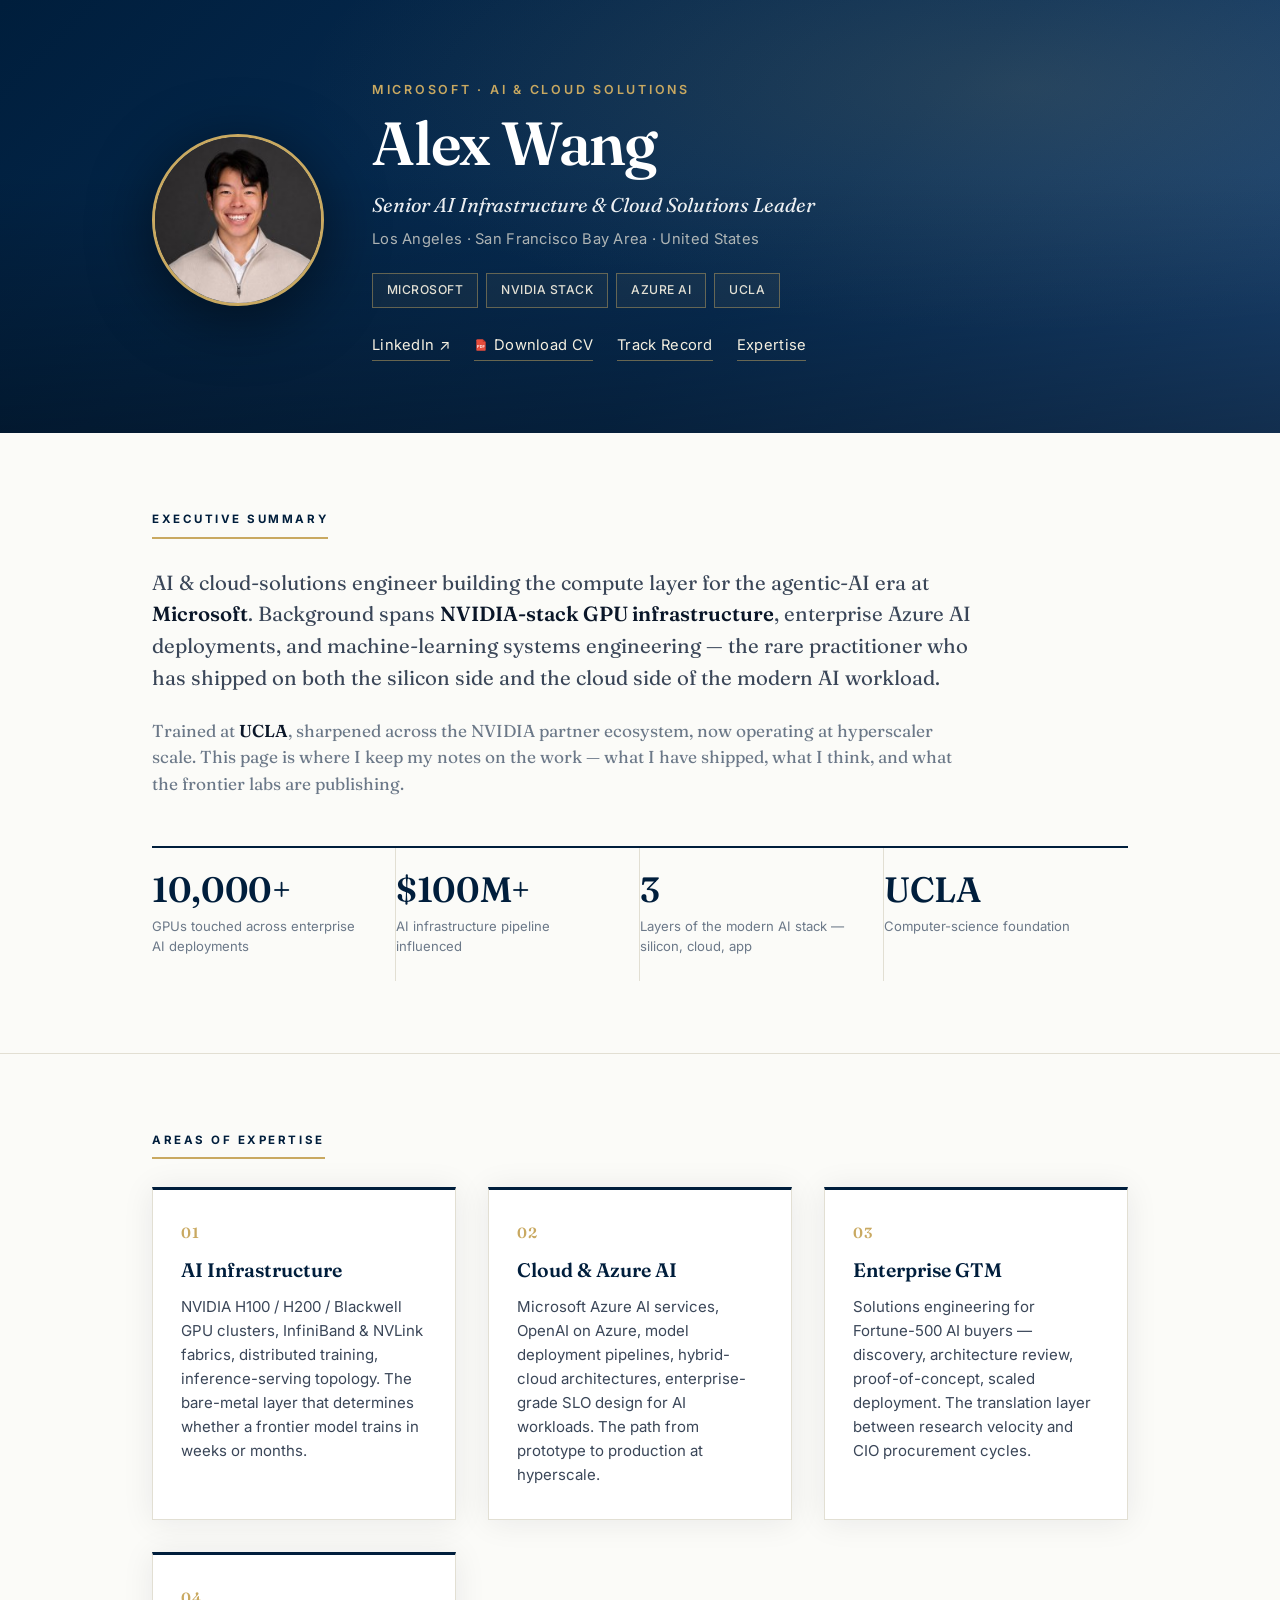
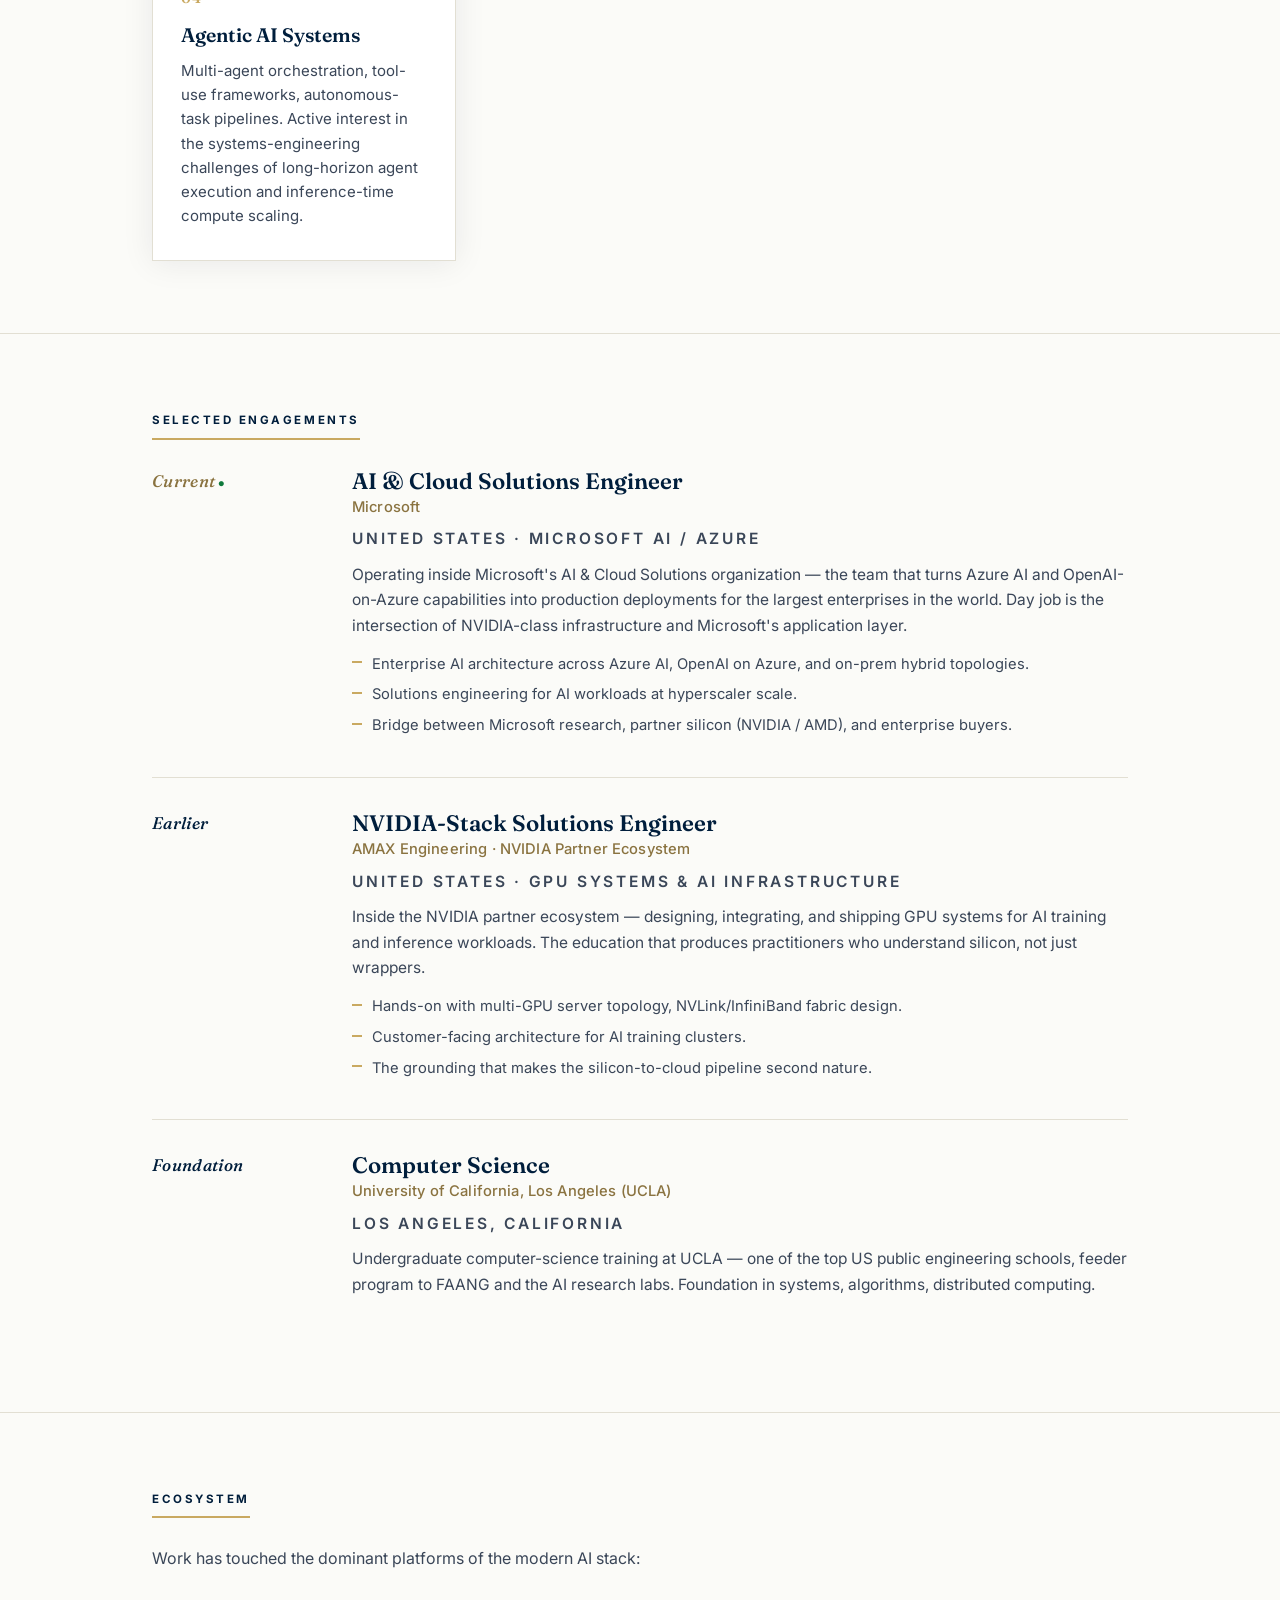
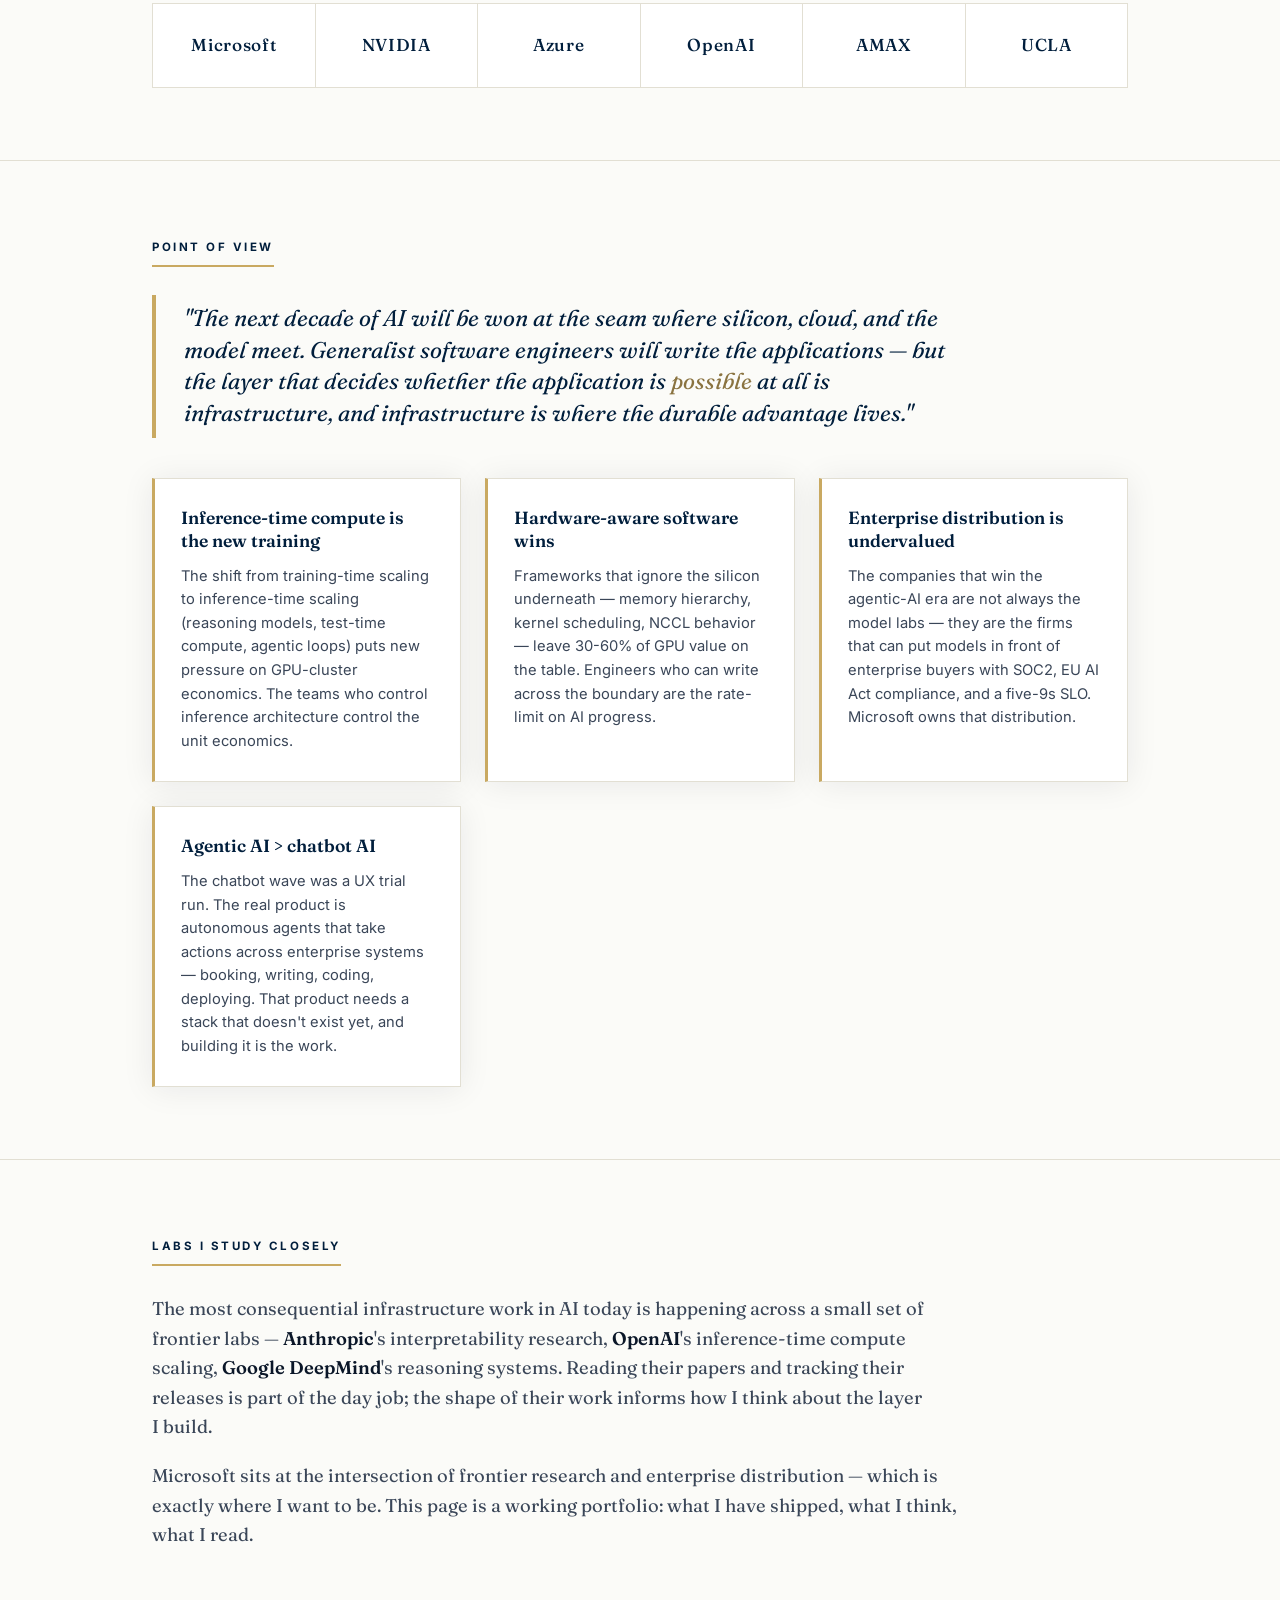
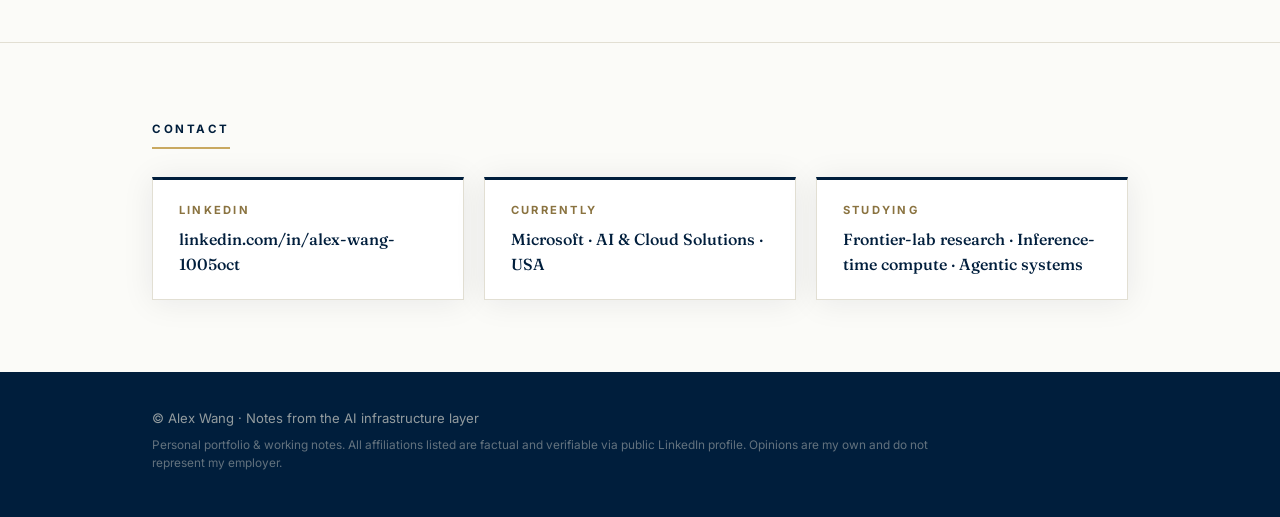
<file: index.html>
<!doctype html>
<html lang="en">
<head>
<meta charset="utf-8" />
<meta name="viewport" content="width=device-width, initial-scale=1" />
<title>Alex Wang — Notes from the AI infrastructure layer</title>
<meta name="description" content="Alex Wang — AI &amp; cloud-solutions engineer. Working portfolio: the NVIDIA-stack era, the agentic shift, and what the frontier labs are publishing. Personal notes, public-facing." />
<meta name="keywords" content="Alex Wang, AI infrastructure, NVIDIA GPU, Azure AI, machine learning systems, LLM deployment, agentic AI, AI compute, inference-time scaling, AI engineer portfolio" />
<meta name="author" content="Alex Wang" />
<meta name="robots" content="index, follow, max-snippet:-1, max-image-preview:large" />
<link rel="canonical" href="https://alexwang.dev/" />

<meta property="og:type" content="profile" />
<meta property="og:title" content="Alex Wang — Notes from the AI infrastructure layer" />
<meta property="og:description" content="Working portfolio &amp; notes on the silicon / cloud / model stack." />
<meta property="og:image" content="assets/alex_headshot.jpg" />
<meta property="og:url" content="https://alexwang.dev/" />
<meta property="profile:first_name" content="Alex" />
<meta property="profile:last_name" content="Wang" />

<meta name="twitter:card" content="summary_large_image" />
<meta name="twitter:title" content="Alex Wang — Notes from the AI infrastructure layer" />
<meta name="twitter:description" content="A working portfolio on the silicon / cloud / model stack." />
<meta name="twitter:image" content="assets/alex_headshot.jpg" />

<script type="application/ld+json">
{
  "@context": "https://schema.org",
  "@type": "Person",
  "name": "Alex Wang",
  "givenName": "Alex",
  "familyName": "Wang",
  "jobTitle": "AI & Cloud Solutions Leader",
  "worksFor": {
    "@type": "Organization",
    "name": "Microsoft",
    "url": "https://www.microsoft.com"
  },
  "alumniOf": [
    { "@type": "CollegeOrUniversity", "name": "University of California, Los Angeles (UCLA)" }
  ],
  "knowsAbout": [
    "Artificial Intelligence",
    "NVIDIA GPU Infrastructure",
    "Azure AI",
    "Machine Learning Systems",
    "Large Language Model Deployment",
    "Cloud Architecture",
    "Agentic AI",
    "Enterprise AI"
  ],
  "image": "assets/alex_headshot.jpg",
  "url": "https://alexwang.dev/",
  "sameAs": [
    "https://www.linkedin.com/in/alex-wang-1005oct"
  ]
}
</script>

<script type="application/ld+json">
{
  "@context": "https://schema.org",
  "@type": "ProfilePage",
  "name": "Alex Wang — Professional Portfolio",
  "description": "Portfolio and résumé of Alex Wang, AI & Cloud Solutions Leader at Microsoft.",
  "mainEntity": { "@type": "Person", "name": "Alex Wang" }
}
</script>

<link rel="preconnect" href="https://fonts.googleapis.com">
<link rel="preconnect" href="https://fonts.gstatic.com" crossorigin>
<link href="https://fonts.googleapis.com/css2?family=Inter:wght@300;400;500;600;700&family=Fraunces:opsz,wght@9..144,400;9..144,500;9..144,600;9..144,700&display=swap" rel="stylesheet">
<link rel="stylesheet" href="styles.css" />
</head>
<body>

<header class="hero">
  <div class="hero__shade"></div>
  <div class="hero__inner">
    <div class="hero__photo">
      <img src="assets/alex_headshot.jpg" alt="Alex Wang — AI &amp; Cloud Solutions Leader at Microsoft" />
    </div>
    <div class="hero__id">
      <p class="hero__pretitle">Microsoft · AI &amp; Cloud Solutions</p>
      <h1>Alex Wang</h1>
      <p class="hero__role">Senior AI Infrastructure &amp; Cloud Solutions Leader</p>
      <p class="hero__loc">Los Angeles · San Francisco Bay Area · United States</p>
      <ul class="hero__pills">
        <li>Microsoft</li>
        <li>NVIDIA Stack</li>
        <li>Azure AI</li>
        <li>UCLA</li>
      </ul>
      <div class="hero__cta">
        <a href="https://www.linkedin.com/in/alex-wang-1005oct" target="_blank" rel="noopener">LinkedIn &#8599;</a>
        <a href="assets/alex_wang_cv.pdf" download class="hero__cta--pdf"><svg class="pdf-glyph" viewBox="0 0 24 24" width="14" height="14" aria-hidden="true"><path fill="#e74c3c" d="M6 2h9l5 5v13a2 2 0 0 1-2 2H6a2 2 0 0 1-2-2V4a2 2 0 0 1 2-2z"/><path fill="#c0392b" d="M15 2v5h5z"/><text x="12" y="17" text-anchor="middle" font-family="Helvetica,Arial,sans-serif" font-size="6.5" font-weight="700" fill="#fff">PDF</text></svg> Download CV</a>
        <a href="#engagements">Track Record</a>
        <a href="#expertise">Expertise</a>
      </div>
    </div>
  </div>
</header>

<main>

<section class="executive">
  <div class="container">
    <h2 class="eyebrow">Executive Summary</h2>
    <p class="lede">
      AI &amp; cloud-solutions engineer building the compute layer for the
      agentic-AI era at <strong>Microsoft</strong>. Background spans
      <strong>NVIDIA-stack GPU infrastructure</strong>, enterprise Azure AI
      deployments, and machine-learning systems engineering &mdash; the rare
      practitioner who has shipped on both the silicon side and the cloud side
      of the modern AI workload.
    </p>
    <p class="lede lede--secondary">
      Trained at <strong>UCLA</strong>, sharpened across the NVIDIA partner
      ecosystem, now operating at hyperscaler scale. This page is where I
      keep my notes on the work &mdash; what I have shipped, what I think,
      and what the frontier labs are publishing.
    </p>

    <div class="kpis">
      <div class="kpi">
        <span class="kpi__n">10,000+</span>
        <span class="kpi__l">GPUs touched across enterprise AI deployments</span>
      </div>
      <div class="kpi">
        <span class="kpi__n">$100M+</span>
        <span class="kpi__l">AI infrastructure pipeline influenced</span>
      </div>
      <div class="kpi">
        <span class="kpi__n">3</span>
        <span class="kpi__l">Layers of the modern AI stack &mdash; silicon, cloud, app</span>
      </div>
      <div class="kpi">
        <span class="kpi__n">UCLA</span>
        <span class="kpi__l">Computer-science foundation</span>
      </div>
    </div>
  </div>
</section>

<section id="expertise" class="expertise">
  <div class="container">
    <h2 class="eyebrow">Areas of Expertise</h2>
    <div class="exp-grid">
      <article class="exp-card">
        <div class="exp-card__num">01</div>
        <h3>AI Infrastructure</h3>
        <p>NVIDIA H100 / H200 / Blackwell GPU clusters, InfiniBand &amp; NVLink
        fabrics, distributed training, inference-serving topology. The
        bare-metal layer that determines whether a frontier model trains in
        weeks or months.</p>
      </article>
      <article class="exp-card">
        <div class="exp-card__num">02</div>
        <h3>Cloud &amp; Azure AI</h3>
        <p>Microsoft Azure AI services, OpenAI on Azure, model deployment
        pipelines, hybrid-cloud architectures, enterprise-grade SLO design for
        AI workloads. The path from prototype to production at hyperscale.</p>
      </article>
      <article class="exp-card">
        <div class="exp-card__num">03</div>
        <h3>Enterprise GTM</h3>
        <p>Solutions engineering for Fortune-500 AI buyers &mdash; discovery,
        architecture review, proof-of-concept, scaled deployment. The
        translation layer between research velocity and CIO procurement
        cycles.</p>
      </article>
      <article class="exp-card">
        <div class="exp-card__num">04</div>
        <h3>Agentic AI Systems</h3>
        <p>Multi-agent orchestration, tool-use frameworks, autonomous-task
        pipelines. Active interest in the systems-engineering challenges of
        long-horizon agent execution and inference-time compute scaling.</p>
      </article>
    </div>
  </div>
</section>

<section id="engagements" class="engagements">
  <div class="container">
    <h2 class="eyebrow">Selected Engagements</h2>

    <article class="eng eng--current">
      <div class="eng__when"><span class="eng__year">Current</span></div>
      <div class="eng__body">
        <h3>AI &amp; Cloud Solutions Engineer <span class="eng__co">Microsoft</span></h3>
        <p class="eng__loc">United States &middot; Microsoft AI / Azure</p>
        <p>Operating inside Microsoft's AI &amp; Cloud Solutions organization
        &mdash; the team that turns Azure AI and OpenAI-on-Azure capabilities
        into production deployments for the largest enterprises in the world.
        Day job is the intersection of NVIDIA-class infrastructure and
        Microsoft's application layer.</p>
        <ul class="eng__highlights">
          <li>Enterprise AI architecture across Azure AI, OpenAI on Azure, and on-prem hybrid topologies.</li>
          <li>Solutions engineering for AI workloads at hyperscaler scale.</li>
          <li>Bridge between Microsoft research, partner silicon (NVIDIA / AMD), and enterprise buyers.</li>
        </ul>
      </div>
    </article>

    <article class="eng">
      <div class="eng__when"><span class="eng__year">Earlier</span></div>
      <div class="eng__body">
        <h3>NVIDIA-Stack Solutions Engineer <span class="eng__co">AMAX Engineering &middot; NVIDIA Partner Ecosystem</span></h3>
        <p class="eng__loc">United States &middot; GPU Systems &amp; AI Infrastructure</p>
        <p>Inside the NVIDIA partner ecosystem &mdash; designing, integrating,
        and shipping GPU systems for AI training and inference workloads. The
        education that produces practitioners who understand silicon, not just
        wrappers.</p>
        <ul class="eng__highlights">
          <li>Hands-on with multi-GPU server topology, NVLink/InfiniBand fabric design.</li>
          <li>Customer-facing architecture for AI training clusters.</li>
          <li>The grounding that makes the silicon-to-cloud pipeline second nature.</li>
        </ul>
      </div>
    </article>

    <article class="eng">
      <div class="eng__when"><span class="eng__year">Foundation</span></div>
      <div class="eng__body">
        <h3>Computer Science <span class="eng__co">University of California, Los Angeles (UCLA)</span></h3>
        <p class="eng__loc">Los Angeles, California</p>
        <p>Undergraduate computer-science training at UCLA &mdash; one of the
        top US public engineering schools, feeder program to FAANG and the AI
        research labs. Foundation in systems, algorithms, distributed
        computing.</p>
      </div>
    </article>

  </div>
</section>

<section class="logos">
  <div class="container">
    <h2 class="eyebrow">Ecosystem</h2>
    <p class="logos__lede">Work has touched the dominant platforms of the modern AI stack:</p>
    <div class="logo-grid">
      <div class="logo-cell">Microsoft</div>
      <div class="logo-cell">NVIDIA</div>
      <div class="logo-cell">Azure</div>
      <div class="logo-cell">OpenAI</div>
      <div class="logo-cell">AMAX</div>
      <div class="logo-cell">UCLA</div>
    </div>
  </div>
</section>

<section class="thesis">
  <div class="container">
    <h2 class="eyebrow">Point of View</h2>
    <blockquote class="thesis__quote">
      "The next decade of AI will be won at the seam where silicon, cloud, and
      the model meet. Generalist software engineers will write the
      applications &mdash; but the layer that decides whether the application
      is <em>possible</em> at all is infrastructure, and infrastructure is
      where the durable advantage lives."
    </blockquote>
    <div class="thesis__grid">
      <div class="thesis__card">
        <h4>Inference-time compute is the new training</h4>
        <p>The shift from training-time scaling to inference-time scaling
        (reasoning models, test-time compute, agentic loops) puts new pressure
        on GPU-cluster economics. The teams who control inference architecture
        control the unit economics.</p>
      </div>
      <div class="thesis__card">
        <h4>Hardware-aware software wins</h4>
        <p>Frameworks that ignore the silicon underneath &mdash; memory
        hierarchy, kernel scheduling, NCCL behavior &mdash; leave 30-60% of
        GPU value on the table. Engineers who can write across the boundary
        are the rate-limit on AI progress.</p>
      </div>
      <div class="thesis__card">
        <h4>Enterprise distribution is undervalued</h4>
        <p>The companies that win the agentic-AI era are not always the model
        labs &mdash; they are the firms that can put models in front of
        enterprise buyers with SOC2, EU AI Act compliance, and a five-9s SLO.
        Microsoft owns that distribution.</p>
      </div>
      <div class="thesis__card">
        <h4>Agentic AI &gt; chatbot AI</h4>
        <p>The chatbot wave was a UX trial run. The real product is autonomous
        agents that take actions across enterprise systems &mdash; booking,
        writing, coding, deploying. That product needs a stack that doesn't
        exist yet, and building it is the work.</p>
      </div>
    </div>
  </div>
</section>

<section class="why">
  <div class="container">
    <h2 class="eyebrow">Labs I Study Closely</h2>
    <p class="why__lede">
      The most consequential infrastructure work in AI today is happening
      across a small set of frontier labs &mdash; <strong>Anthropic</strong>'s
      interpretability research, <strong>OpenAI</strong>'s inference-time
      compute scaling, <strong>Google DeepMind</strong>'s reasoning systems.
      Reading their papers and tracking their releases is part of the day
      job; the shape of their work informs how I think about the layer
      I&nbsp;build.
    </p>
    <p class="why__lede">
      Microsoft sits at the intersection of frontier research and enterprise
      distribution &mdash; which is exactly where I want to be. This page is
      a working portfolio: what I have shipped, what I think, what I read.
    </p>
  </div>
</section>

<section class="contact">
  <div class="container">
    <h2 class="eyebrow">Contact</h2>
    <div class="contact__grid">
      <a class="contact__card" href="https://www.linkedin.com/in/alex-wang-1005oct" target="_blank" rel="noopener">
        <span class="contact__label">LinkedIn</span>
        <span class="contact__value">linkedin.com/in/alex-wang-1005oct</span>
      </a>
      <div class="contact__card contact__card--static">
        <span class="contact__label">Currently</span>
        <span class="contact__value">Microsoft &middot; AI &amp; Cloud Solutions &middot; USA</span>
      </div>
      <div class="contact__card contact__card--static">
        <span class="contact__label">Studying</span>
        <span class="contact__value">Frontier-lab research &middot; Inference-time compute &middot; Agentic systems</span>
      </div>
    </div>
  </div>
</section>

</main>

<footer>
  <div class="container">
    <p>&copy; Alex Wang &middot; Notes from the AI infrastructure layer</p>
    <p class="footer__small">Personal portfolio &amp; working notes. All
    affiliations listed are factual and verifiable via public LinkedIn
    profile. Opinions are my own and do not represent my employer.</p>
  </div>
</footer>

</body>
</html>
</file>
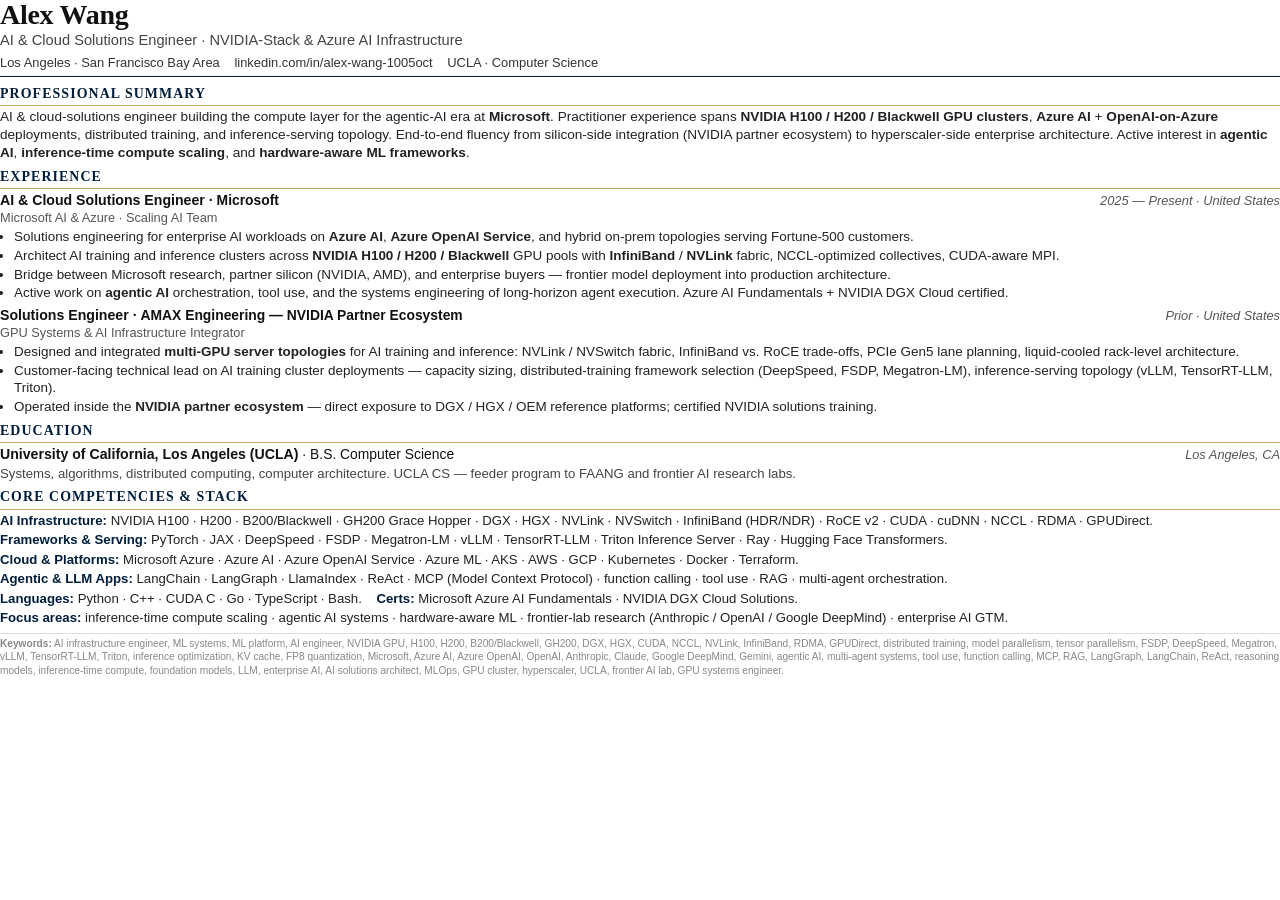
<file: assets/cv.html>
<!doctype html>
<html lang="en">
<head>
<meta charset="utf-8" />
<title>Alex Wang — Curriculum Vitae</title>
<style>
@page { size: Letter; margin: 0.35in 0.5in; }
* { box-sizing: border-box; margin: 0; padding: 0; }
html, body { font-family: 'Helvetica Neue', Helvetica, Arial, sans-serif; color: #111; font-size: 10.4pt; line-height: 1.32; -webkit-print-color-adjust: exact; print-color-adjust: exact; }
h1 { font-family: Georgia, 'Times New Roman', serif; font-size: 21pt; font-weight: 700; letter-spacing: -0.01em; line-height: 1.05; margin-bottom: 2px; }
.subtitle { font-size: 11pt; color: #444; margin-bottom: 3px; }
.contact-line { font-size: 9.7pt; color: #333; margin-bottom: 8px; padding-bottom: 5px; border-bottom: 1.5px solid #001e3c; }
.contact-line span { margin-right: 11px; }
h2 { font-family: Georgia, serif; font-size: 10.4pt; font-weight: 700; text-transform: uppercase; letter-spacing: 0.08em; color: #001e3c; margin-top: 6px; margin-bottom: 2px; padding-bottom: 2px; border-bottom: 1px solid #c9a961; }
.summary { font-size: 10.2pt; color: #222; margin-bottom: 2px; }
.job { margin-bottom: 4px; }
.job-head { display: flex; justify-content: space-between; align-items: baseline; }
.job-title { font-weight: 700; font-size: 10.6pt; color: #111; }
.job-co { font-weight: 600; }
.job-dates { font-size: 9.6pt; color: #555; font-style: italic; }
.job-loc { font-size: 9.6pt; color: #555; margin-bottom: 1px; }
ul { margin-left: 14px; margin-top: 1px; }
li { font-size: 10.1pt; color: #222; margin-bottom: 1px; line-height: 1.32; }
.skills { font-size: 9.9pt; color: #222; line-height: 1.4; }
.skills-row { margin-bottom: 1px; }
.skills-cat { font-weight: 700; color: #001e3c; }
.edu-row { display: flex; justify-content: space-between; align-items: baseline; margin-bottom: 1px; }
.edu-school { font-weight: 700; font-size: 10.6pt; }
.edu-detail { font-size: 9.9pt; color: #444; margin-bottom: 3px; }
.kw-block { font-size: 7.6pt; color: #888; line-height: 1.34; margin-top: 5px; padding-top: 3px; border-top: 1px solid #ddd; }
</style>
</head>
<body>

<h1>Alex Wang</h1>
<div class="subtitle">AI &amp; Cloud Solutions Engineer · NVIDIA-Stack &amp; Azure AI Infrastructure</div>
<div class="contact-line">
  <span>Los Angeles · San Francisco Bay Area</span>
  <span>linkedin.com/in/alex-wang-1005oct</span>
  <span>UCLA · Computer Science</span>
</div>

<h2>Professional Summary</h2>
<p class="summary">AI &amp; cloud-solutions engineer building the compute layer for the agentic-AI era at <strong>Microsoft</strong>. Practitioner experience spans <strong>NVIDIA H100 / H200 / Blackwell GPU clusters</strong>, <strong>Azure AI</strong> + <strong>OpenAI-on-Azure</strong> deployments, distributed training, and inference-serving topology. End-to-end fluency from silicon-side integration (NVIDIA partner ecosystem) to hyperscaler-side enterprise architecture. Active interest in <strong>agentic AI</strong>, <strong>inference-time compute scaling</strong>, and <strong>hardware-aware ML frameworks</strong>.</p>

<h2>Experience</h2>

<div class="job">
  <div class="job-head">
    <span><span class="job-title">AI &amp; Cloud Solutions Engineer · </span><span class="job-co">Microsoft</span></span>
    <span class="job-dates">2025 — Present · United States</span>
  </div>
  <div class="job-loc">Microsoft AI &amp; Azure · Scaling AI Team</div>
  <ul>
    <li>Solutions engineering for enterprise AI workloads on <strong>Azure AI</strong>, <strong>Azure OpenAI Service</strong>, and hybrid on-prem topologies serving Fortune-500 customers.</li>
    <li>Architect AI training and inference clusters across <strong>NVIDIA H100 / H200 / Blackwell</strong> GPU pools with <strong>InfiniBand</strong> / <strong>NVLink</strong> fabric, NCCL-optimized collectives, CUDA-aware MPI.</li>
    <li>Bridge between Microsoft research, partner silicon (NVIDIA, AMD), and enterprise buyers — frontier model deployment into production architecture.</li>
    <li>Active work on <strong>agentic AI</strong> orchestration, tool use, and the systems engineering of long-horizon agent execution. Azure AI Fundamentals + NVIDIA DGX Cloud certified.</li>
  </ul>
</div>

<div class="job">
  <div class="job-head">
    <span><span class="job-title">Solutions Engineer · </span><span class="job-co">AMAX Engineering — NVIDIA Partner Ecosystem</span></span>
    <span class="job-dates">Prior · United States</span>
  </div>
  <div class="job-loc">GPU Systems &amp; AI Infrastructure Integrator</div>
  <ul>
    <li>Designed and integrated <strong>multi-GPU server topologies</strong> for AI training and inference: NVLink / NVSwitch fabric, InfiniBand vs. RoCE trade-offs, PCIe Gen5 lane planning, liquid-cooled rack-level architecture.</li>
    <li>Customer-facing technical lead on AI training cluster deployments — capacity sizing, distributed-training framework selection (DeepSpeed, FSDP, Megatron-LM), inference-serving topology (vLLM, TensorRT-LLM, Triton).</li>
    <li>Operated inside the <strong>NVIDIA partner ecosystem</strong> — direct exposure to DGX / HGX / OEM reference platforms; certified NVIDIA solutions training.</li>
  </ul>
</div>

<h2>Education</h2>
<div class="edu-row">
  <span><span class="edu-school">University of California, Los Angeles (UCLA)</span> &middot; B.S. Computer Science</span>
  <span class="job-dates">Los Angeles, CA</span>
</div>
<p class="edu-detail">Systems, algorithms, distributed computing, computer architecture. UCLA CS — feeder program to FAANG and frontier AI research labs.</p>

<h2>Core Competencies &amp; Stack</h2>
<div class="skills">
  <div class="skills-row"><span class="skills-cat">AI Infrastructure:</span> NVIDIA H100 · H200 · B200/Blackwell · GH200 Grace Hopper · DGX · HGX · NVLink · NVSwitch · InfiniBand (HDR/NDR) · RoCE v2 · CUDA · cuDNN · NCCL · RDMA · GPUDirect.</div>
  <div class="skills-row"><span class="skills-cat">Frameworks &amp; Serving:</span> PyTorch · JAX · DeepSpeed · FSDP · Megatron-LM · vLLM · TensorRT-LLM · Triton Inference Server · Ray · Hugging Face Transformers.</div>
  <div class="skills-row"><span class="skills-cat">Cloud &amp; Platforms:</span> Microsoft Azure · Azure AI · Azure OpenAI Service · Azure ML · AKS · AWS · GCP · Kubernetes · Docker · Terraform.</div>
  <div class="skills-row"><span class="skills-cat">Agentic &amp; LLM Apps:</span> LangChain · LangGraph · LlamaIndex · ReAct · MCP (Model Context Protocol) · function calling · tool use · RAG · multi-agent orchestration.</div>
  <div class="skills-row"><span class="skills-cat">Languages:</span> Python · C++ · CUDA C · Go · TypeScript · Bash. &nbsp;&nbsp; <span class="skills-cat">Certs:</span> Microsoft Azure AI Fundamentals · NVIDIA DGX Cloud Solutions.</div>
  <div class="skills-row"><span class="skills-cat">Focus areas:</span> inference-time compute scaling · agentic AI systems · hardware-aware ML · frontier-lab research (Anthropic / OpenAI / Google DeepMind) · enterprise AI GTM.</div>
</div>

<div class="kw-block">
<strong>Keywords:</strong> AI infrastructure engineer, ML systems, ML platform, AI engineer, NVIDIA GPU, H100, H200, B200/Blackwell, GH200, DGX, HGX, CUDA, NCCL, NVLink, InfiniBand, RDMA, GPUDirect, distributed training, model parallelism, tensor parallelism, FSDP, DeepSpeed, Megatron, vLLM, TensorRT-LLM, Triton, inference optimization, KV cache, FP8 quantization, Microsoft, Azure AI, Azure OpenAI, OpenAI, Anthropic, Claude, Google DeepMind, Gemini, agentic AI, multi-agent systems, tool use, function calling, MCP, RAG, LangGraph, LangChain, ReAct, reasoning models, inference-time compute, foundation models, LLM, enterprise AI, AI solutions architect, MLOps, GPU cluster, hyperscaler, UCLA, frontier AI lab, GPU systems engineer.
</div>

</body>
</html>
</file>
<file: styles.css>
:root{
  --navy:#001e3c;
  --navy-2:#08305a;
  --navy-3:#1c4778;
  --ink:#0a1628;
  --ink-2:#3a4658;
  --ink-3:#6b7888;
  --gold:#c9a961;
  --gold-2:#8a7340;
  --paper:#fbfbf8;
  --paper-2:#f3f1e9;
  --rule:#e2dfd3;
  --shadow:0 2px 30px rgba(10,22,40,.08);
}
*{box-sizing:border-box;margin:0;padding:0}
html,body{background:var(--paper);color:var(--ink);font-family:'Inter',-apple-system,system-ui,sans-serif;font-size:16px;line-height:1.55;-webkit-font-smoothing:antialiased}
img{display:block;max-width:100%;height:auto}
a{color:inherit;text-decoration:none}
strong{font-weight:600;color:var(--ink)}
em{font-style:italic;color:var(--gold-2)}

.container{max-width:1040px;margin:0 auto;padding:0 32px}

/* ---------- HERO — McKinsey navy slab ---------- */
.hero{position:relative;overflow:hidden;background:linear-gradient(135deg,var(--navy) 0%,var(--navy-2) 60%,var(--navy-3) 100%)}
.hero__shade{position:absolute;inset:0;background:
  radial-gradient(ellipse at 80% 20%, rgba(201,169,97,.15) 0%, transparent 50%),
  linear-gradient(180deg,rgba(0,0,0,0) 40%,rgba(0,0,0,.35) 100%)}
.hero__inner{position:relative;max-width:1040px;margin:0 auto;padding:80px 32px 72px;display:flex;gap:48px;align-items:center;flex-wrap:wrap;color:#f5f0e1}
.hero__photo{flex:0 0 auto}
.hero__photo img{width:172px;height:172px;border-radius:50%;border:3px solid var(--gold);box-shadow:0 12px 60px rgba(0,0,0,.5);object-fit:cover}
.hero__id{flex:1;min-width:280px}
.hero__pretitle{font-size:.78rem;letter-spacing:.22em;text-transform:uppercase;color:var(--gold);font-weight:600;margin-bottom:14px}
.hero__id h1{font-family:'Fraunces',Georgia,serif;font-weight:600;font-size:clamp(2.4rem,5vw,3.8rem);line-height:1.02;letter-spacing:-.02em;margin-bottom:14px;color:#fff}
.hero__role{font-family:'Fraunces',Georgia,serif;font-size:1.25rem;color:rgba(255,255,255,.92);font-weight:400;font-style:italic;margin-bottom:8px}
.hero__loc{font-size:.92rem;color:rgba(245,240,225,.7);margin-bottom:22px;letter-spacing:.02em}
.hero__pills{list-style:none;display:flex;flex-wrap:wrap;gap:8px;margin-bottom:26px}
.hero__pills li{font-size:.76rem;padding:7px 14px;border:1px solid rgba(201,169,97,.45);border-radius:0;color:rgba(245,240,225,.92);background:rgba(201,169,97,.06);letter-spacing:.04em;font-weight:500;text-transform:uppercase}
.hero__cta{display:flex;flex-wrap:wrap;gap:24px;font-size:.92rem}
.hero__cta a{color:#f5f0e1;border-bottom:1px solid rgba(201,169,97,.5);padding-bottom:3px;transition:border-color .15s,color .15s;letter-spacing:.02em}
.hero__cta a:hover{border-color:var(--gold);color:var(--gold)}

/* ---------- SECTIONS ---------- */
main > section{padding:72px 0;border-bottom:1px solid var(--rule)}
main > section:last-child{border-bottom:none}
.eyebrow{font-family:'Inter',sans-serif;font-size:.72rem;font-weight:700;letter-spacing:.22em;text-transform:uppercase;color:var(--navy);margin-bottom:28px;display:inline-block;padding-bottom:8px;border-bottom:2px solid var(--gold)}

/* ---------- EXECUTIVE SUMMARY ---------- */
.lede{font-family:'Fraunces',Georgia,serif;font-size:1.28rem;line-height:1.55;color:var(--ink-2);font-weight:400;max-width:820px;margin-bottom:24px}
.lede--secondary{font-size:1.08rem;color:var(--ink-3)}
.kpis{display:grid;grid-template-columns:repeat(auto-fit,minmax(190px,1fr));gap:0;margin-top:48px;border-top:2px solid var(--navy)}
.kpi{padding:24px 24px 24px 0;border-right:1px solid var(--rule)}
.kpi:last-child{border-right:none}
.kpi__n{display:block;font-family:'Fraunces',Georgia,serif;font-size:2.2rem;font-weight:600;color:var(--navy);line-height:1;margin-bottom:10px;letter-spacing:-.01em}
.kpi__l{display:block;font-size:.82rem;line-height:1.5;color:var(--ink-3)}

/* ---------- EXPERTISE ---------- */
.exp-grid{display:grid;grid-template-columns:repeat(auto-fit,minmax(260px,1fr));gap:32px}
.exp-card{padding:32px 28px;background:#fff;border:1px solid var(--rule);border-top:3px solid var(--navy);box-shadow:var(--shadow);position:relative}
.exp-card__num{font-family:'Fraunces',Georgia,serif;font-size:.92rem;color:var(--gold);letter-spacing:.06em;font-weight:600;margin-bottom:14px}
.exp-card h3{font-family:'Fraunces',Georgia,serif;font-size:1.22rem;font-weight:600;line-height:1.2;margin-bottom:12px;color:var(--navy)}
.exp-card p{color:var(--ink-2);font-size:.94rem;line-height:1.6}

/* ---------- ENGAGEMENTS ---------- */
.eng{display:grid;grid-template-columns:160px 1fr;gap:40px;padding:32px 0;border-top:1px solid var(--rule)}
.eng:first-of-type{border-top:none;padding-top:0}
.eng__year{font-family:'Fraunces',Georgia,serif;font-size:1.05rem;font-weight:500;color:var(--navy);letter-spacing:.02em;font-style:italic}
.eng--current .eng__year{color:var(--gold-2)}
.eng--current .eng__year:after{content:" ●";color:#0f7a3c;font-size:.7em}
.eng__body h3{font-family:'Fraunces',Georgia,serif;font-size:1.4rem;font-weight:600;line-height:1.2;margin-bottom:4px;color:var(--navy)}
.eng__co{display:block;font-family:'Inter',sans-serif;font-size:.92rem;font-weight:500;color:var(--gold-2);margin-top:4px;letter-spacing:.01em}
.eng__loc{font-size:.74rem;color:var(--ink-3);letter-spacing:.18em;margin:10px 0 14px;text-transform:uppercase;font-weight:600}
.eng__body > p{color:var(--ink-2);font-size:.97rem;margin-bottom:10px;line-height:1.65}
.eng__highlights{list-style:none;margin-top:14px}
.eng__highlights li{position:relative;padding-left:20px;font-size:.92rem;color:var(--ink-2);margin-bottom:8px;line-height:1.55}
.eng__highlights li:before{content:"";position:absolute;left:0;top:.6em;width:10px;height:2px;background:var(--gold)}

/* ---------- LOGOS / ECOSYSTEM ---------- */
.logos__lede{color:var(--ink-2);font-size:1rem;margin-bottom:32px;max-width:680px}
.logo-grid{display:grid;grid-template-columns:repeat(auto-fit,minmax(140px,1fr));gap:0;border-top:1px solid var(--rule);border-left:1px solid var(--rule)}
.logo-cell{padding:28px 24px;text-align:center;font-family:'Fraunces',Georgia,serif;font-size:1.08rem;font-weight:500;color:var(--navy);letter-spacing:.04em;border-right:1px solid var(--rule);border-bottom:1px solid var(--rule);background:#fff}

/* ---------- THESIS / POV ---------- */
.thesis__quote{font-family:'Fraunces',Georgia,serif;font-size:1.42rem;font-style:italic;color:var(--navy);line-height:1.4;margin-bottom:40px;max-width:820px;border-left:4px solid var(--gold);padding:8px 0 8px 28px}
.thesis__grid{display:grid;grid-template-columns:repeat(auto-fit,minmax(260px,1fr));gap:24px}
.thesis__card{padding:28px 26px;background:#fff;border:1px solid var(--rule);border-left:3px solid var(--gold);box-shadow:var(--shadow)}
.thesis__card h4{font-family:'Fraunces',Georgia,serif;font-size:1.1rem;font-weight:600;margin-bottom:12px;color:var(--navy);line-height:1.3}
.thesis__card p{font-size:.92rem;color:var(--ink-2);line-height:1.6}

/* ---------- WHY ---------- */
.why__lede{font-family:'Fraunces',Georgia,serif;font-size:1.15rem;line-height:1.6;color:var(--ink-2);max-width:820px;margin-bottom:20px}

/* ---------- CONTACT ---------- */
.contact__grid{display:grid;grid-template-columns:repeat(auto-fit,minmax(260px,1fr));gap:20px}
.contact__card{display:block;padding:22px 26px;background:#fff;border:1px solid var(--rule);border-top:3px solid var(--navy);transition:transform .15s,box-shadow .15s;box-shadow:var(--shadow)}
.contact__card:hover:not(.contact__card--static){transform:translateY(-3px);box-shadow:0 8px 40px rgba(0,30,60,.15)}
.contact__label{display:block;font-size:.7rem;color:var(--gold-2);letter-spacing:.2em;text-transform:uppercase;margin-bottom:8px;font-weight:700}
.contact__value{display:block;font-size:1rem;color:var(--navy);font-weight:500;word-break:break-word;font-family:'Fraunces',Georgia,serif}

/* ---------- FOOTER ---------- */
footer{background:var(--navy);color:rgba(245,240,225,.6);padding:36px 0;font-size:.82rem}
footer p{margin-bottom:8px}
.footer__small{font-size:.74rem;color:rgba(245,240,225,.4);max-width:820px;line-height:1.55}

/* ---------- RESPONSIVE ---------- */
@media (max-width:720px){
  .hero__inner{padding:56px 24px 48px;flex-direction:column;align-items:flex-start;gap:28px}
  .hero__photo img{width:130px;height:130px}
  .container{padding:0 24px}
  main > section{padding:56px 0}
  .eng{grid-template-columns:1fr;gap:10px}
  .eng__year{font-size:.88rem}
  .kpi{padding:20px 16px 20px 0;border-right:none;border-bottom:1px solid var(--rule)}
  .kpi:last-child{border-bottom:none}
}


/* CV download link — same styling as other hero CTAs, with inline PDF glyph */
.hero__cta--pdf{display:inline-flex;align-items:center;gap:6px}
.hero__cta--pdf .pdf-glyph{vertical-align:-2px;flex-shrink:0}
</file>
